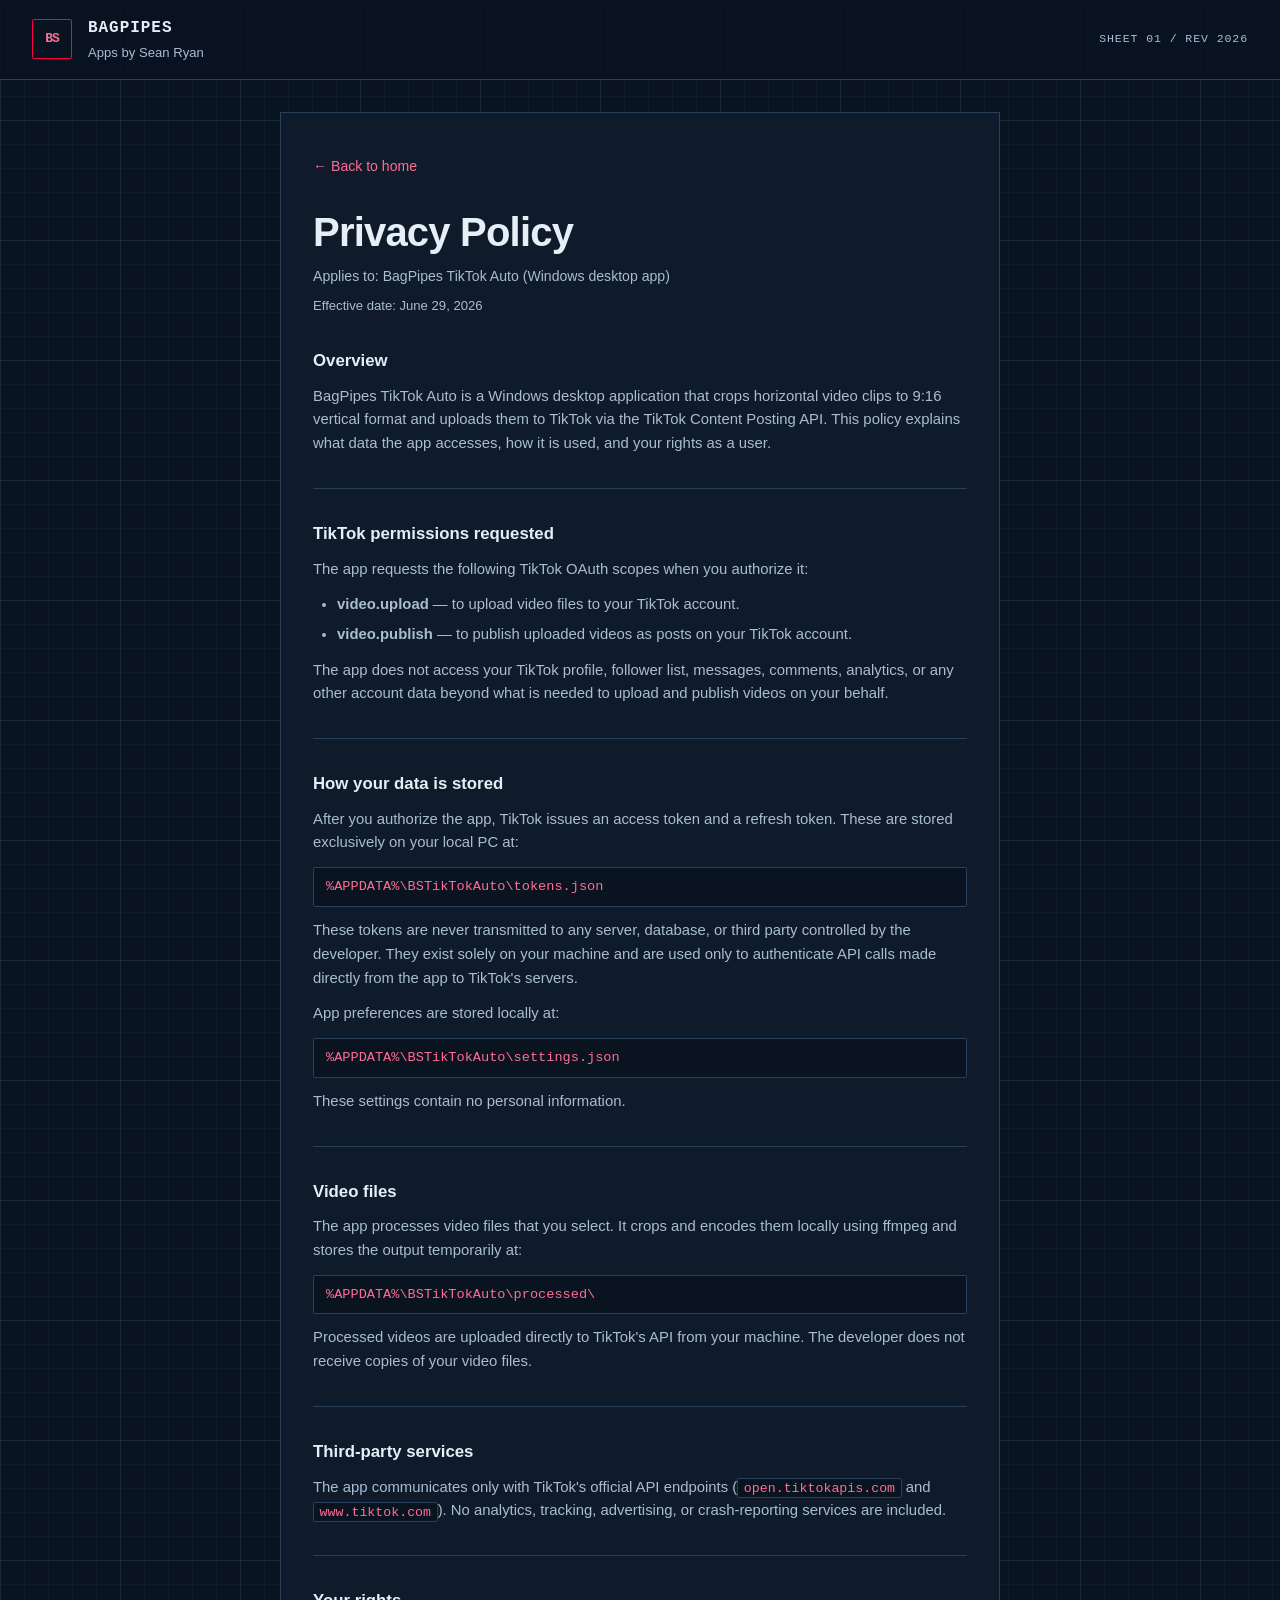
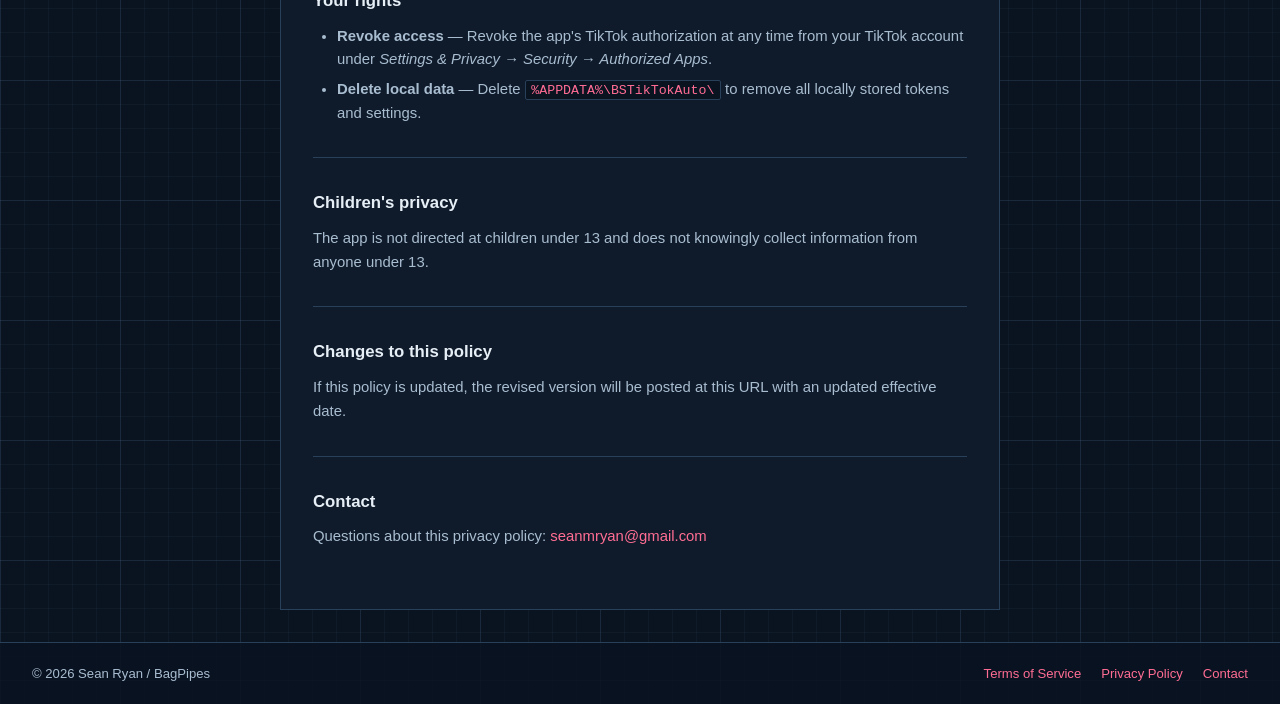
<file: privacy.html>
<!DOCTYPE html>
<html lang="en">
<head>
  <meta charset="UTF-8">
  <meta name="viewport" content="width=device-width, initial-scale=1.0">
  <meta name="description" content="Privacy Policy for BagPipes TikTok Auto — a Windows desktop app that crops and uploads videos to TikTok.">
  <title>Privacy Policy — BagPipes TikTok Auto</title>
  <link rel="icon" href="favicon.svg" type="image/svg+xml">
  <link rel="stylesheet" href="style.css">
</head>
<body>

<header>
  <a href="index.html" class="header-link">
    <div class="logo-mark">BS</div>
    <div>
      <div class="site-name">BagPipes</div>
      <div class="site-sub">Apps by Sean Ryan</div>
    </div>
  </a>
</header>

<main>
  <div class="page-wrap">
    <a href="index.html" class="back-link">Back to home</a>

    <h1 class="page-title">Privacy Policy</h1>
    <div class="page-scope">Applies to: BagPipes TikTok Auto (Windows desktop app)</div>
    <div class="effective">Effective date: June 29, 2026</div>

    <div class="prose">

      <h2>Overview</h2>
      <p>
        BagPipes TikTok Auto is a Windows desktop application that crops horizontal video
        clips to 9:16 vertical format and uploads them to TikTok via the TikTok Content
        Posting API. This policy explains what data the app accesses, how it is used, and
        your rights as a user.
      </p>

      <h2>TikTok permissions requested</h2>
      <p>The app requests the following TikTok OAuth scopes when you authorize it:</p>
      <ul>
        <li><strong>video.upload</strong> — to upload video files to your TikTok account.</li>
        <li><strong>video.publish</strong> — to publish uploaded videos as posts on your TikTok account.</li>
      </ul>
      <p>
        The app does not access your TikTok profile, follower list, messages, comments,
        analytics, or any other account data beyond what is needed to upload and publish
        videos on your behalf.
      </p>

      <h2>How your data is stored</h2>
      <p>
        After you authorize the app, TikTok issues an access token and a refresh token.
        These are stored exclusively on your local PC at:
      </p>
      <code class="mono">%APPDATA%\BSTikTokAuto\tokens.json</code>
      <p>
        These tokens are never transmitted to any server, database, or third party
        controlled by the developer. They exist solely on your machine and are used
        only to authenticate API calls made directly from the app to TikTok's servers.
      </p>
      <p>App preferences are stored locally at:</p>
      <code class="mono">%APPDATA%\BSTikTokAuto\settings.json</code>
      <p>These settings contain no personal information.</p>

      <h2>Video files</h2>
      <p>
        The app processes video files that you select. It crops and encodes them locally
        using ffmpeg and stores the output temporarily at:
      </p>
      <code class="mono">%APPDATA%\BSTikTokAuto\processed\</code>
      <p>
        Processed videos are uploaded directly to TikTok's API from your machine.
        The developer does not receive copies of your video files.
      </p>

      <h2>Third-party services</h2>
      <p>
        The app communicates only with TikTok's official API endpoints
        (<code>open.tiktokapis.com</code> and <code>www.tiktok.com</code>).
        No analytics, tracking, advertising, or crash-reporting services are included.
      </p>

      <h2>Your rights</h2>
      <ul>
        <li>
          <strong>Revoke access</strong> — Revoke the app's TikTok authorization at any
          time from your TikTok account under
          <em>Settings &amp; Privacy → Security → Authorized Apps</em>.
        </li>
        <li>
          <strong>Delete local data</strong> — Delete
          <code>%APPDATA%\BSTikTokAuto\</code> to remove all locally stored tokens
          and settings.
        </li>
      </ul>

      <h2>Children's privacy</h2>
      <p>
        The app is not directed at children under 13 and does not knowingly collect
        information from anyone under 13.
      </p>

      <h2>Changes to this policy</h2>
      <p>
        If this policy is updated, the revised version will be posted at this URL
        with an updated effective date.
      </p>

      <h2>Contact</h2>
      <p>
        Questions about this privacy policy:
        <a href="mailto:seanmryan@gmail.com">seanmryan@gmail.com</a>
      </p>

    </div>
  </div>
</main>

<footer>
  <span>&copy; 2026 Sean Ryan / BagPipes</span>
  <nav>
    <a href="terms.html">Terms of Service</a>
    <a href="privacy.html">Privacy Policy</a>
    <a href="mailto:seanmryan@gmail.com">Contact</a>
  </nav>
</footer>

</body>
</html>
</file>
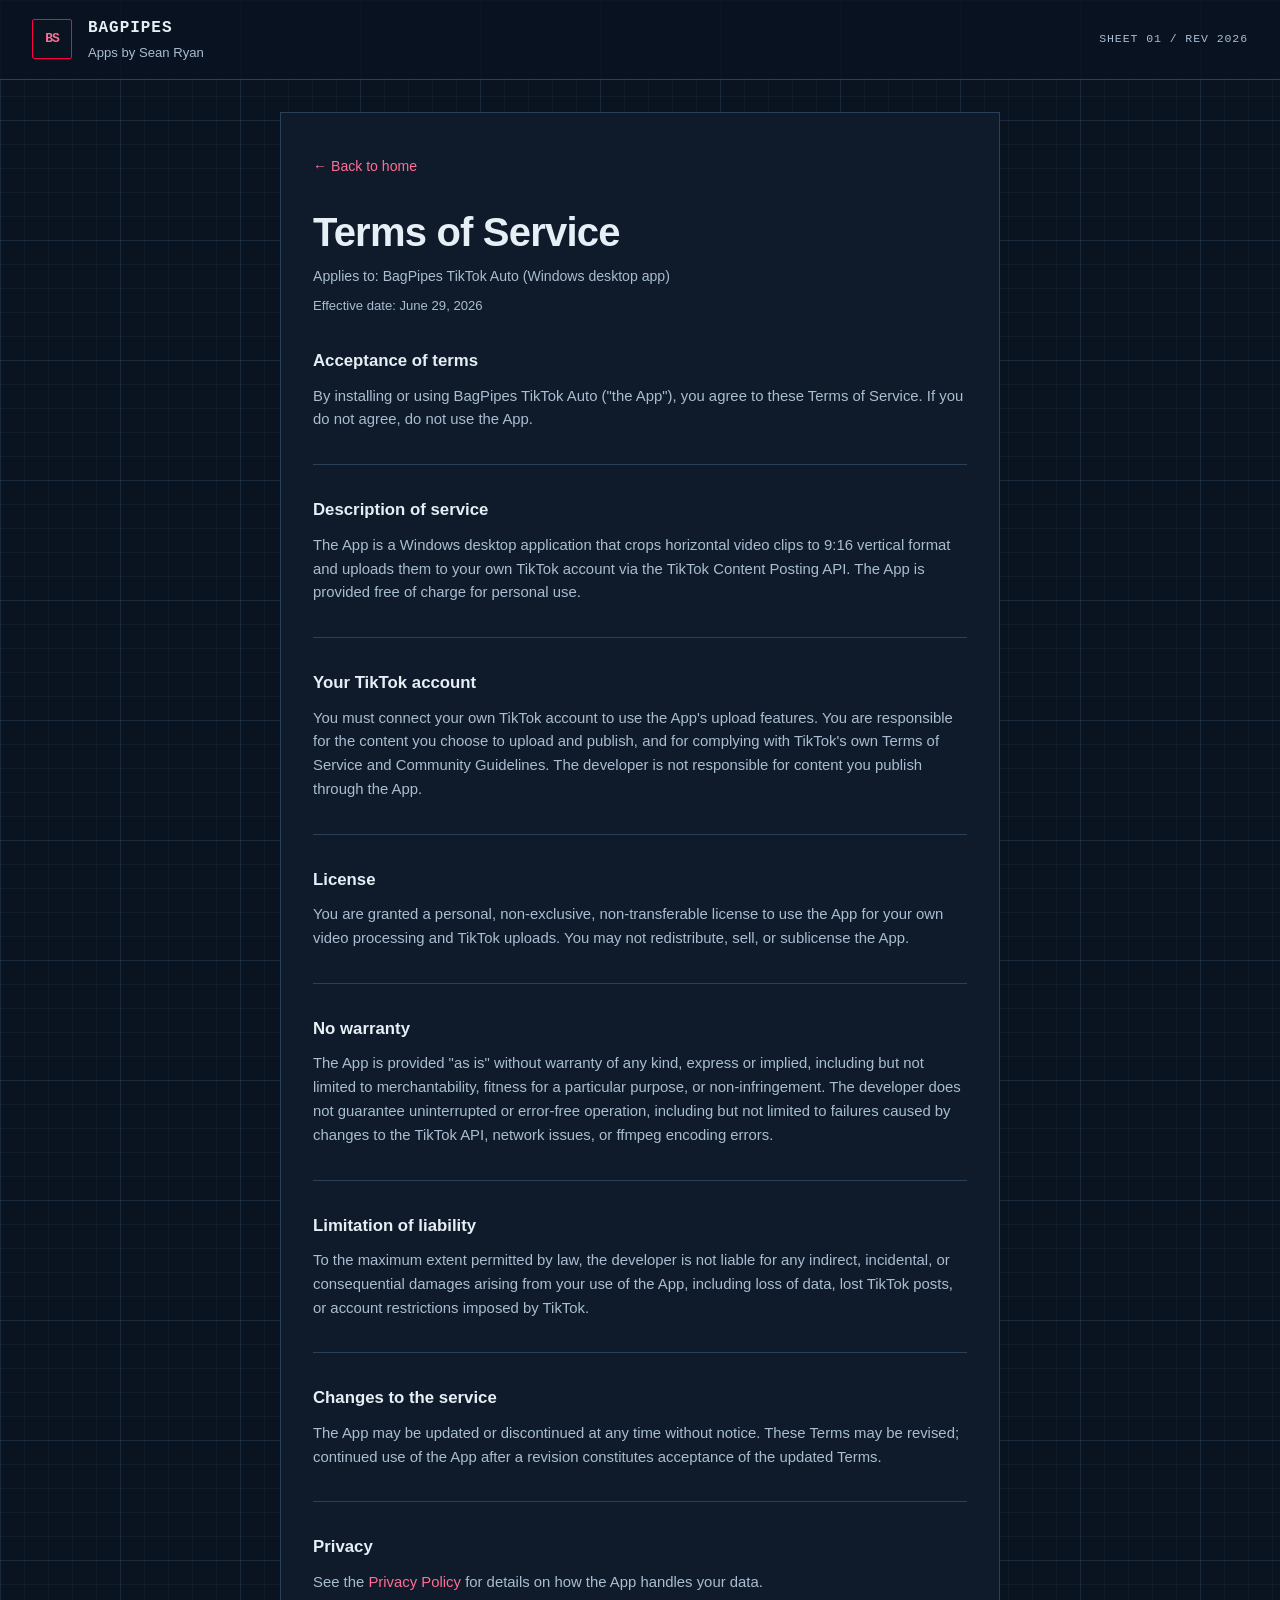
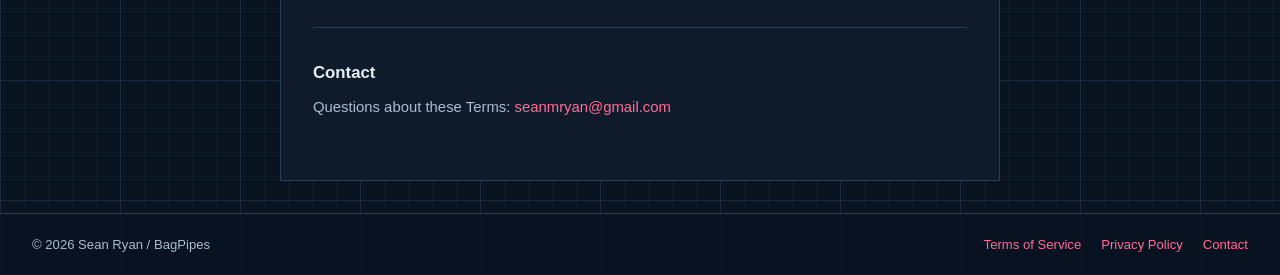
<file: terms.html>
<!DOCTYPE html>
<html lang="en">
<head>
  <meta charset="UTF-8">
  <meta name="viewport" content="width=device-width, initial-scale=1.0">
  <meta name="description" content="Terms of Service for BagPipes TikTok Auto — a Windows desktop app that crops and uploads videos to TikTok.">
  <title>Terms of Service — BagPipes TikTok Auto</title>
  <link rel="icon" href="favicon.svg" type="image/svg+xml">
  <link rel="stylesheet" href="style.css">
</head>
<body>

<header>
  <a href="index.html" class="header-link">
    <div class="logo-mark">BS</div>
    <div>
      <div class="site-name">BagPipes</div>
      <div class="site-sub">Apps by Sean Ryan</div>
    </div>
  </a>
</header>

<main>
  <div class="page-wrap">
    <a href="index.html" class="back-link">Back to home</a>

    <h1 class="page-title">Terms of Service</h1>
    <div class="page-scope">Applies to: BagPipes TikTok Auto (Windows desktop app)</div>
    <div class="effective">Effective date: June 29, 2026</div>

    <div class="prose">

      <h2>Acceptance of terms</h2>
      <p>
        By installing or using BagPipes TikTok Auto ("the App"), you agree to these Terms
        of Service. If you do not agree, do not use the App.
      </p>

      <h2>Description of service</h2>
      <p>
        The App is a Windows desktop application that crops horizontal video clips to 9:16
        vertical format and uploads them to your own TikTok account via the TikTok Content
        Posting API. The App is provided free of charge for personal use.
      </p>

      <h2>Your TikTok account</h2>
      <p>
        You must connect your own TikTok account to use the App's upload features. You are
        responsible for the content you choose to upload and publish, and for complying
        with TikTok's own Terms of Service and Community Guidelines. The developer is not
        responsible for content you publish through the App.
      </p>

      <h2>License</h2>
      <p>
        You are granted a personal, non-exclusive, non-transferable license to use the App
        for your own video processing and TikTok uploads. You may not redistribute, sell,
        or sublicense the App.
      </p>

      <h2>No warranty</h2>
      <p>
        The App is provided "as is" without warranty of any kind, express or implied,
        including but not limited to merchantability, fitness for a particular purpose,
        or non-infringement. The developer does not guarantee uninterrupted or error-free
        operation, including but not limited to failures caused by changes to the TikTok
        API, network issues, or ffmpeg encoding errors.
      </p>

      <h2>Limitation of liability</h2>
      <p>
        To the maximum extent permitted by law, the developer is not liable for any
        indirect, incidental, or consequential damages arising from your use of the App,
        including loss of data, lost TikTok posts, or account restrictions imposed by
        TikTok.
      </p>

      <h2>Changes to the service</h2>
      <p>
        The App may be updated or discontinued at any time without notice. These Terms may
        be revised; continued use of the App after a revision constitutes acceptance of the
        updated Terms.
      </p>

      <h2>Privacy</h2>
      <p>
        See the <a href="privacy.html">Privacy Policy</a> for details on how the App
        handles your data.
      </p>

      <h2>Contact</h2>
      <p>
        Questions about these Terms:
        <a href="mailto:seanmryan@gmail.com">seanmryan@gmail.com</a>
      </p>

    </div>
  </div>
</main>

<footer>
  <span>&copy; 2026 Sean Ryan / BagPipes</span>
  <nav>
    <a href="terms.html">Terms of Service</a>
    <a href="privacy.html">Privacy Policy</a>
    <a href="mailto:seanmryan@gmail.com">Contact</a>
  </nav>
</footer>

</body>
</html>
</file>
<file: style.css>
:root {
  --bg: #0a1320;
  --surface: #0f1b2a;
  --surface-raised: #142437;
  --border: #29405a;
  --grid: rgba(120, 165, 210, 0.055);
  --grid-major: rgba(120, 165, 210, 0.1);
  --accent: #ff0044;
  --accent-text: #ff6d94;
  --text: #e6eef6;
  --muted: #a9bdd1;
  --font: -apple-system, BlinkMacSystemFont, "Segoe UI", Roboto, sans-serif;
  --mono: ui-monospace, "SF Mono", Menlo, Consolas, monospace;
  --page: 1120px;
}

*, *::before, *::after { box-sizing: border-box; margin: 0; padding: 0; }

body {
  background-color: var(--bg);
  background-image:
    linear-gradient(var(--grid-major) 1px, transparent 1px),
    linear-gradient(90deg, var(--grid-major) 1px, transparent 1px),
    linear-gradient(var(--grid) 1px, transparent 1px),
    linear-gradient(90deg, var(--grid) 1px, transparent 1px);
  background-size: 120px 120px, 120px 120px, 24px 24px, 24px 24px;
  color: var(--text);
  font-family: var(--font);
  font-size: 16px;
  line-height: 1.6;
  min-height: 100vh;
  display: flex;
  flex-direction: column;
}

main { flex: 1; }

a { color: var(--accent-text); text-decoration: none; }
a:hover { text-decoration: underline; }
a:focus-visible { outline: 2px solid var(--accent-text); outline-offset: 2px; }

/* ── Header ─────────────────────────────────────── */
header {
  border-bottom: 1px solid var(--border);
  background: rgba(10, 19, 32, 0.88);
  padding: 1rem 2rem;
  display: flex;
  align-items: center;
  gap: 1rem;
}

header::after {
  content: "SHEET 01 / REV 2026";
  margin-left: auto;
  font-family: var(--mono);
  font-size: 0.72rem;
  letter-spacing: 0.08em;
  color: var(--muted);
}

header a.header-link {
  display: flex;
  align-items: center;
  gap: 1rem;
  color: inherit;
}

header a.header-link:hover { text-decoration: none; }

.logo-mark {
  width: 40px;
  height: 40px;
  background: var(--bg);
  border: 1.5px solid var(--accent);
  border-radius: 2px;
  display: flex;
  align-items: center;
  justify-content: center;
  font-family: var(--mono);
  font-weight: 700;
  font-size: 13px;
  color: var(--accent-text);
  letter-spacing: -1px;
  flex-shrink: 0;
}

.site-name {
  font-family: var(--mono);
  font-size: 1rem;
  font-weight: 700;
  letter-spacing: 0.06em;
  text-transform: uppercase;
  color: var(--text);
}

.site-sub {
  font-size: 0.82rem;
  color: var(--muted);
}

/* ── Hero ────────────────────────────────────────── */
.hero {
  max-width: var(--page);
  margin: 0 auto;
  padding: clamp(3rem, 8vw, 6rem) 2rem clamp(2rem, 4vw, 3rem);
}

.eyebrow {
  font-family: var(--mono);
  font-size: 0.78rem;
  letter-spacing: 0.14em;
  text-transform: uppercase;
  color: var(--muted);
  margin-bottom: 1rem;
}

.eyebrow::before { content: "— "; color: var(--accent); }

.hero h1 {
  font-size: clamp(2.75rem, 8vw, 6rem);
  font-weight: 800;
  letter-spacing: -0.035em;
  line-height: 0.98;
  margin-bottom: 1.5rem;
}

.hero h1 span { color: var(--accent); }

.hero p:not(.eyebrow) {
  font-size: clamp(1rem, 2vw, 1.2rem);
  color: var(--muted);
  max-width: 600px;
}

/* ── Figure sheet ────────────────────────────────── */
.figure-sheet {
  max-width: var(--page);
  margin: 0 auto;
  padding: 0 2rem;
}

.figure-frame {
  position: relative;
  border: 1px solid var(--border);
  background: var(--surface);
}

/* Registration marks at the sheet's corners */
.figure-frame::before,
.figure-frame::after {
  content: "";
  position: absolute;
  width: 18px;
  height: 18px;
  pointer-events: none;
}

.figure-frame::before {
  top: -1px;
  left: -1px;
  border-top: 2px solid var(--accent);
  border-left: 2px solid var(--accent);
}

.figure-frame::after {
  right: -1px;
  bottom: -1px;
  border-right: 2px solid var(--accent);
  border-bottom: 2px solid var(--accent);
}

.figure-frame img {
  display: block;
  width: 100%;
  height: auto;
}

.figure-caption {
  font-size: 0.88rem;
  color: var(--muted);
  max-width: 760px;
  padding-top: 0.85rem;
}

/* ── App grid ────────────────────────────────────── */
.section-label {
  max-width: var(--page);
  margin: 0 auto;
  padding: clamp(3rem, 7vw, 5rem) 2rem 0;
  font-family: var(--mono);
  font-size: 0.78rem;
  font-weight: 400;
  letter-spacing: 0.14em;
  text-transform: uppercase;
  color: var(--muted);
}

.apps {
  counter-reset: sheet;
  max-width: var(--page);
  margin: 0 auto;
  padding: 1.25rem 2rem clamp(3rem, 7vw, 5rem);
  display: grid;
  grid-template-columns: repeat(auto-fit, minmax(min(100%, 340px), 1fr));
  gap: 1.25rem;
}

.app-card {
  counter-increment: sheet;
  position: relative;
  background: var(--surface);
  border: 1px solid var(--border);
  border-radius: 2px;
  padding: 2.25rem 1.5rem 1.5rem;
  display: flex;
  flex-direction: column;
  gap: 0.85rem;
  transition: border-color 0.15s, background-color 0.15s;
}

.app-card::before {
  content: "DWG " counter(sheet, decimal-leading-zero);
  position: absolute;
  top: 0.65rem;
  right: 0.85rem;
  font-family: var(--mono);
  font-size: 0.7rem;
  letter-spacing: 0.08em;
  color: var(--muted);
}

.app-card:hover { border-color: #5d7d9e; background: var(--surface-raised); }

.app-header {
  display: flex;
  align-items: center;
  gap: 0.85rem;
}

.app-icon {
  width: 44px;
  height: 44px;
  border-radius: 2px;
  display: flex;
  align-items: center;
  justify-content: center;
  font-family: var(--mono);
  font-weight: 700;
  font-size: 13px;
  letter-spacing: -0.5px;
  flex-shrink: 0;
  border: 1.5px solid;
}

.app-icon.tiktok  { color: #ff6d94; border-color: #ff0044; background: var(--bg); }
.app-icon.carc    { color: #c8a24b; border-color: #c8a24b; background: var(--bg); }
.app-icon.vchg    { color: #00e5c7; border-color: #00e5c7; background: var(--bg); }
.app-icon.mon     { color: #7c9cff; border-color: #7c9cff; background: var(--bg); }

.app-name {
  font-size: 1.15rem;
  font-weight: 700;
  line-height: 1.3;
  color: var(--text);
}

.app-type {
  font-size: 0.8rem;
  color: var(--muted);
  margin-top: 0.1rem;
}

.app-desc {
  font-size: 0.92rem;
  color: var(--muted);
  line-height: 1.55;
}

.tag-row {
  display: flex;
  flex-wrap: wrap;
  gap: 0.4rem;
  margin-top: 0.25rem;
}

.tag {
  background: var(--bg);
  border: 1px solid var(--border);
  border-radius: 2px;
  padding: 0.15rem 0.45rem;
  font-family: var(--mono);
  font-size: 0.72rem;
  color: var(--muted);
}

.app-links {
  display: flex;
  flex-wrap: wrap;
  align-items: center;
  gap: 0.65rem;
  margin-top: auto;
  padding-top: 0.85rem;
  border-top: 1px solid var(--border);
}

.btn {
  display: inline-block;
  padding: 0.45rem 0.95rem;
  border-radius: 2px;
  font-family: var(--mono);
  font-size: 0.8rem;
  font-weight: 700;
  transition: background-color 0.15s, border-color 0.15s, color 0.15s;
}

.btn:hover { text-decoration: none; }

/* Dark text: white on the accent falls short of WCAG AA at this size */
.btn-primary {
  background: var(--accent);
  border: 1px solid var(--accent);
  color: var(--bg);
}

.btn-primary:hover { background: var(--accent-text); border-color: var(--accent-text); }

.btn-ghost {
  border: 1px solid var(--border);
  color: var(--text);
}

.btn-ghost:hover { border-color: var(--muted); }

.status-chip {
  display: inline-block;
  font-family: var(--mono);
  font-size: 0.75rem;
  color: var(--muted);
  border: 1px solid var(--border);
  border-radius: 2px;
  padding: 0.3rem 0.55rem;
}

.release-badge {
  display: block;
  height: 20px;
  width: auto;
  margin-left: auto;
}

/* ── Footer ──────────────────────────────────────── */
footer {
  border-top: 1px solid var(--border);
  background: rgba(10, 19, 32, 0.88);
  padding: 1.25rem 2rem;
  display: flex;
  justify-content: space-between;
  align-items: center;
  flex-wrap: wrap;
  gap: 0.75rem 1.25rem;
  font-size: 0.82rem;
  color: var(--muted);
}

footer nav { display: flex; flex-wrap: wrap; gap: 0.5rem 1.25rem; }

/* ── Privacy page ────────────────────────────────── */
.page-wrap {
  max-width: 720px;
  margin: 2rem auto;
  padding: 2.5rem 2rem 3rem;
  background: var(--surface);
  border: 1px solid var(--border);
}

.back-link { display: inline-block; margin-bottom: 2rem; font-size: 0.88rem; }
.back-link::before { content: "← "; }

.page-title {
  font-size: clamp(1.75rem, 5vw, 2.5rem);
  font-weight: 800;
  letter-spacing: -0.02em;
  line-height: 1.15;
  margin-bottom: 0.6rem;
}

.page-scope {
  font-size: 0.88rem;
  color: var(--muted);
  margin-bottom: 0.5rem;
}

.effective {
  font-size: 0.82rem;
  color: var(--muted);
  margin-bottom: 2rem;
}

.prose h2 {
  font-size: 1.05rem;
  font-weight: 600;
  margin: 2rem 0 0.6rem;
  padding-top: 2rem;
  border-top: 1px solid var(--border);
  color: var(--text);
}

.prose h2:first-child { border-top: none; padding-top: 0; margin-top: 0; }
.prose p { color: var(--muted); margin-bottom: 0.75rem; font-size: 0.93rem; }

.prose ul {
  list-style: disc;
  padding-left: 1.5rem;
  color: var(--muted);
  margin-bottom: 0.75rem;
  font-size: 0.93rem;
}

.prose ul li { margin-bottom: 0.35rem; }

.mono {
  font-family: var(--mono);
  font-size: 0.85rem;
  background: var(--bg);
  border: 1px solid var(--border);
  border-radius: 2px;
  padding: 0.5rem 0.75rem;
  display: block;
  margin: 0.4rem 0 0.75rem;
  color: var(--accent-text);
  overflow-wrap: anywhere;
}

code {
  font-family: var(--mono);
  font-size: 0.83rem;
  background: var(--bg);
  border: 1px solid var(--border);
  border-radius: 2px;
  padding: 0.1rem 0.35rem;
  color: var(--accent-text);
  overflow-wrap: anywhere;
}

/* ── Small screens ───────────────────────────────── */
@media (max-width: 560px) {
  header { padding: 0.85rem 1rem; }
  header::after { display: none; }
  .hero, .figure-sheet, .section-label { padding-left: 1rem; padding-right: 1rem; }
  .apps { padding-left: 1rem; padding-right: 1rem; }
  footer { padding-left: 1rem; padding-right: 1rem; }
  .page-wrap { margin: 1rem; padding: 1.5rem 1.25rem 2rem; }
}

@media (prefers-reduced-motion: reduce) {
  .app-card, .btn { transition: none; }
}
</file>
